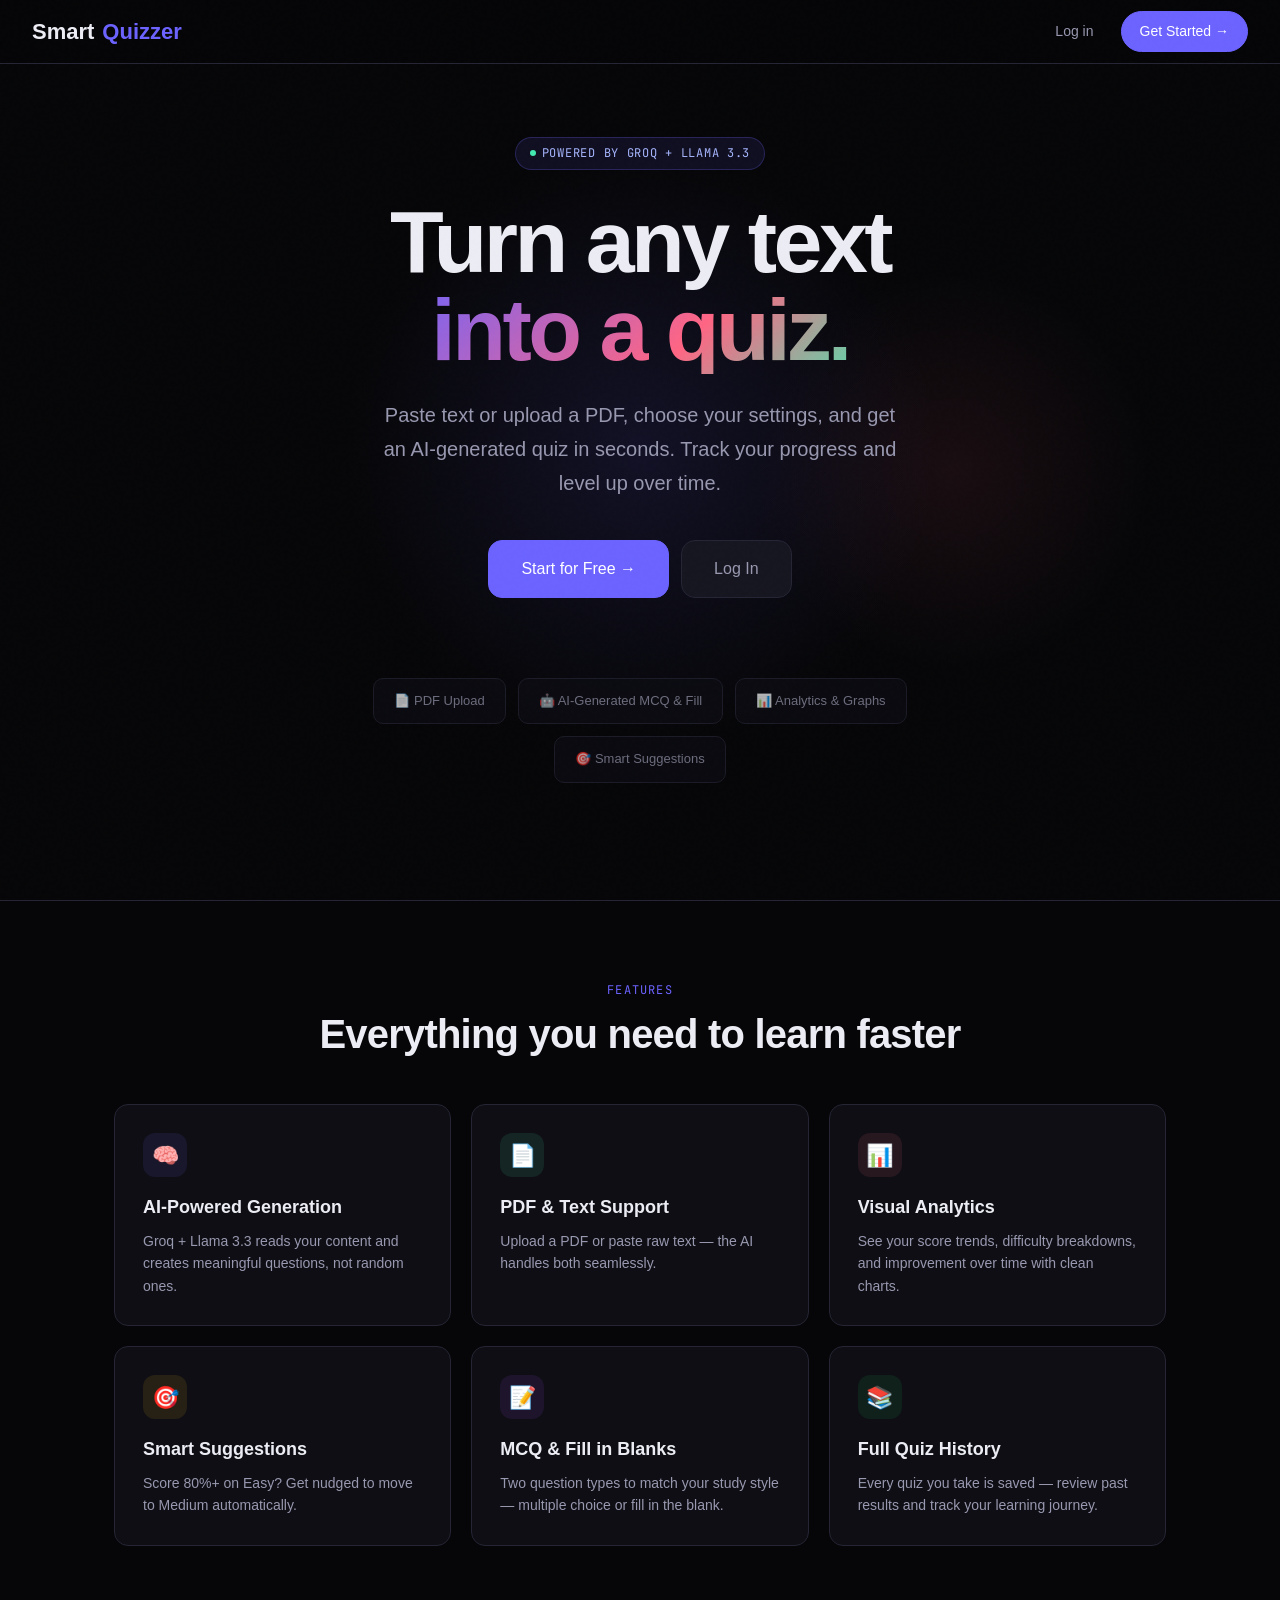
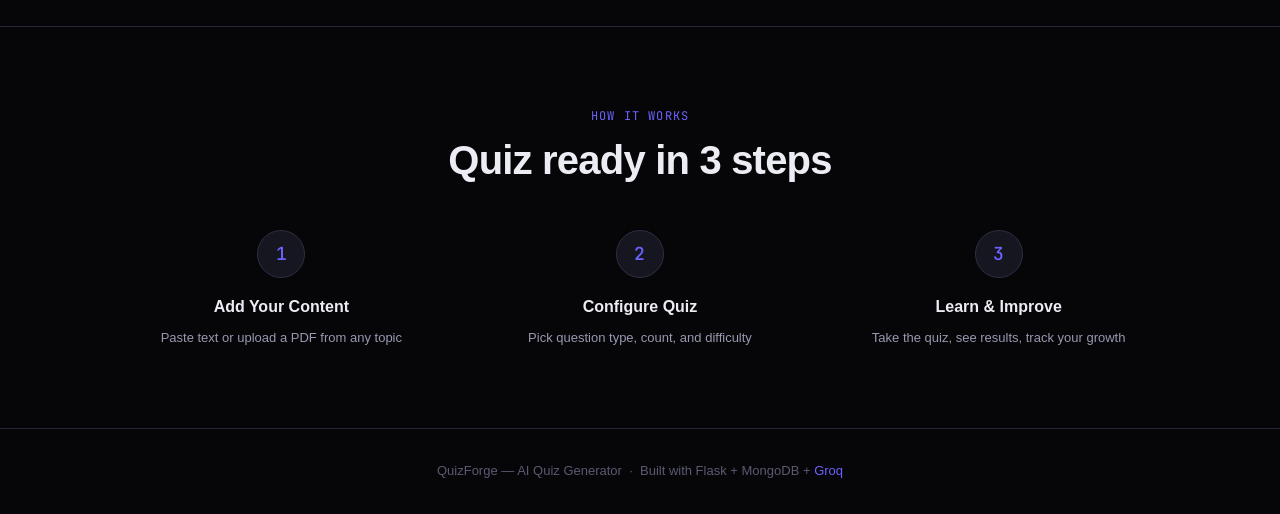
<file: frontend/pages/index.html>
<!DOCTYPE html>
<html lang="en">
<head>
<meta charset="UTF-8">
<meta name="viewport" content="width=device-width, initial-scale=1.0">
<title>SmartQuizzer — AI-Powered Quiz Generator</title>
<link rel="stylesheet" href="../css/style.css">
<style>
  .hero {
    min-height: 100vh;
    display: flex;
    flex-direction: column;
    justify-content: center;
    align-items: center;
    text-align: center;
    padding: 80px 24px 60px;
    position: relative;
    overflow: hidden;
  }

  .hero-glow {
    position: absolute;
    width: 600px; height: 600px;
    border-radius: 50%;
    background: radial-gradient(circle, rgba(108,99,255,0.12) 0%, transparent 70%);
    top: 50%; left: 50%;
    transform: translate(-50%, -50%);
    pointer-events: none;
  }

  .hero-glow2 {
    position: absolute;
    width: 400px; height: 400px;
    border-radius: 50%;
    background: radial-gradient(circle, rgba(255,101,132,0.08) 0%, transparent 70%);
    top: 30%; right: 10%;
    pointer-events: none;
  }

  .hero-badge {
    display: inline-flex;
    align-items: center;
    gap: 6px;
    background: rgba(108,99,255,0.1);
    border: 1px solid rgba(108,99,255,0.25);
    color: #a5b4fc;
    padding: 6px 14px;
    border-radius: 100px;
    font-size: 12px;
    font-family: 'JetBrains Mono', monospace;
    letter-spacing: 0.06em;
    margin-bottom: 28px;
    animation: fadeUp 0.5s ease both;
  }

  .hero-badge .pulse {
    width: 6px; height: 6px;
    border-radius: 50%;
    background: var(--accent3);
    animation: pulse 2s ease-in-out infinite;
  }

  .hero-title {
    font-size: clamp(48px, 8vw, 88px);
    font-weight: 700;
    line-height: 1.0;
    letter-spacing: -0.04em;
    margin-bottom: 24px;
    animation: fadeUp 0.5s 0.1s ease both;
  }

  .hero-title .line1 { display: block; color: var(--text); }
  .hero-title .line2 {
    display: block;
    background: linear-gradient(135deg, var(--accent) 0%, var(--accent2) 60%, var(--accent3) 100%);
    -webkit-background-clip: text;
    -webkit-text-fill-color: transparent;
    background-clip: text;
  }

  .hero-desc {
    font-size: clamp(16px, 2vw, 20px);
    color: var(--text2);
    max-width: 520px;
    margin: 0 auto 40px;
    line-height: 1.7;
    font-weight: 300;
    animation: fadeUp 0.5s 0.2s ease both;
  }

  .hero-cta {
    display: flex;
    gap: 12px;
    justify-content: center;
    flex-wrap: wrap;
    margin-bottom: 80px;
    animation: fadeUp 0.5s 0.3s ease both;
  }

  /* Features */
  .features {
    padding: 80px 0;
    border-top: 1px solid var(--border);
  }

  .features-grid {
    display: grid;
    grid-template-columns: repeat(auto-fit, minmax(260px, 1fr));
    gap: 20px;
    margin-top: 48px;
  }

  .feature-card {
    background: var(--surface);
    border: 1px solid var(--border);
    border-radius: var(--radius);
    padding: 28px;
    transition: border-color 0.2s, transform 0.2s;
  }

  .feature-card:hover {
    border-color: var(--border2);
    transform: translateY(-3px);
  }

  .feature-icon {
    width: 44px; height: 44px;
    border-radius: 12px;
    display: flex;
    align-items: center;
    justify-content: center;
    font-size: 22px;
    margin-bottom: 16px;
  }

  .feature-title {
    font-family: 'Clash Display', sans-serif;
    font-size: 18px;
    font-weight: 600;
    margin-bottom: 8px;
  }

  .feature-desc { color: var(--text2); font-size: 14px; line-height: 1.6; }

  /* How it works */
  .steps { padding: 80px 0; border-top: 1px solid var(--border); }
  .steps-list {
    display: grid;
    grid-template-columns: repeat(auto-fit, minmax(200px, 1fr));
    gap: 24px;
    margin-top: 48px;
    counter-reset: steps;
  }

  .step { text-align: center; counter-increment: steps; }
  .step-num {
    width: 48px; height: 48px;
    border-radius: 50%;
    background: var(--surface2);
    border: 1px solid var(--border2);
    display: flex;
    align-items: center;
    justify-content: center;
    font-family: 'JetBrains Mono', monospace;
    font-size: 18px;
    font-weight: 500;
    color: var(--accent);
    margin: 0 auto 16px;
  }

  .step-title { font-family: 'Clash Display', sans-serif; font-size: 16px; font-weight: 600; margin-bottom: 8px; }
  .step-desc { color: var(--text2); font-size: 13px; }

  /* Footer */
  footer {
    border-top: 1px solid var(--border);
    padding: 32px;
    text-align: center;
    color: var(--text3);
    font-size: 13px;
  }

  footer a { color: var(--accent); text-decoration: none; }

  .section-label {
    font-family: 'JetBrains Mono', monospace;
    font-size: 12px;
    color: var(--accent);
    text-transform: uppercase;
    letter-spacing: 0.1em;
    margin-bottom: 12px;
  }

  .section-title {
    font-size: clamp(28px, 4vw, 40px);
    font-weight: 700;
    margin-bottom: 12px;
  }

  .section-desc { color: var(--text2); font-size: 16px; max-width: 480px; }

  @keyframes pulse {
    0%, 100% { opacity: 1; }
    50% { opacity: 0.4; }
  }
</style>
</head>
<body>

<nav class="navbar">
  <a class="nav-logo" href="/"><span>Smart</span><span class="dot">Quizzer</span></a>
  <div class="nav-links" id="nav-links">
    <a href="/login.html" class="nav-btn nav-btn-ghost">Log in</a>
    <a href="/signup.html" class="nav-btn nav-btn-primary">Get Started →</a>
  </div>
</nav>

<section class="hero">
  <div class="hero-glow"></div>
  <div class="hero-glow2"></div>

  <div class="hero-badge">
    <span class="pulse"></span>
    POWERED BY GROQ + LLAMA 3.3
  </div>

  <h1 class="hero-title">
    <span class="line1">Turn any text</span>
    <span class="line2">into a quiz.</span>
  </h1>

  <p class="hero-desc">
    Paste text or upload a PDF, choose your settings, and get an AI-generated quiz in seconds. Track your progress and level up over time.
  </p>

  <div class="hero-cta">
    <a href="/signup.html" class="btn btn-primary btn-lg">Start for Free →</a>
    <a href="/login.html" class="btn btn-ghost btn-lg">Log In</a>
  </div>

  <!-- Mini demo cards -->
  <div style="display:flex;gap:12px;flex-wrap:wrap;justify-content:center;max-width:700px;opacity:0.7">
    <div style="background:var(--surface);border:1px solid var(--border);border-radius:10px;padding:12px 20px;font-size:13px;color:var(--text2)">📄 PDF Upload</div>
    <div style="background:var(--surface);border:1px solid var(--border);border-radius:10px;padding:12px 20px;font-size:13px;color:var(--text2)">🤖 AI-Generated MCQ & Fill</div>
    <div style="background:var(--surface);border:1px solid var(--border);border-radius:10px;padding:12px 20px;font-size:13px;color:var(--text2)">📊 Analytics & Graphs</div>
    <div style="background:var(--surface);border:1px solid var(--border);border-radius:10px;padding:12px 20px;font-size:13px;color:var(--text2)">🎯 Smart Suggestions</div>
  </div>
</section>

<!-- Features -->
<section class="features">
  <div class="container" style="text-align:center">
    <div class="section-label">Features</div>
    <h2 class="section-title">Everything you need to learn faster</h2>
    <div class="features-grid" style="text-align:left;margin-top:48px">
      <div class="feature-card">
        <div class="feature-icon" style="background:rgba(108,99,255,0.1)">🧠</div>
        <div class="feature-title">AI-Powered Generation</div>
        <div class="feature-desc">Groq + Llama 3.3 reads your content and creates meaningful questions, not random ones.</div>
      </div>
      <div class="feature-card">
        <div class="feature-icon" style="background:rgba(67,232,176,0.1)">📄</div>
        <div class="feature-title">PDF & Text Support</div>
        <div class="feature-desc">Upload a PDF or paste raw text — the AI handles both seamlessly.</div>
      </div>
      <div class="feature-card">
        <div class="feature-icon" style="background:rgba(255,101,132,0.1)">📊</div>
        <div class="feature-title">Visual Analytics</div>
        <div class="feature-desc">See your score trends, difficulty breakdowns, and improvement over time with clean charts.</div>
      </div>
      <div class="feature-card">
        <div class="feature-icon" style="background:rgba(251,191,36,0.1)">🎯</div>
        <div class="feature-title">Smart Suggestions</div>
        <div class="feature-desc">Score 80%+ on Easy? Get nudged to move to Medium automatically.</div>
      </div>
      <div class="feature-card">
        <div class="feature-icon" style="background:rgba(168,85,247,0.1)">📝</div>
        <div class="feature-title">MCQ & Fill in Blanks</div>
        <div class="feature-desc">Two question types to match your study style — multiple choice or fill in the blank.</div>
      </div>
      <div class="feature-card">
        <div class="feature-icon" style="background:rgba(34,197,94,0.1)">📚</div>
        <div class="feature-title">Full Quiz History</div>
        <div class="feature-desc">Every quiz you take is saved — review past results and track your learning journey.</div>
      </div>
    </div>
  </div>
</section>

<!-- Steps -->
<section class="steps">
  <div class="container" style="text-align:center">
    <div class="section-label">How It Works</div>
    <h2 class="section-title">Quiz ready in 3 steps</h2>
    <div class="steps-list">
      <div class="step">
        <div class="step-num">1</div>
        <div class="step-title">Add Your Content</div>
        <div class="step-desc">Paste text or upload a PDF from any topic</div>
      </div>
      <div class="step">
        <div class="step-num">2</div>
        <div class="step-title">Configure Quiz</div>
        <div class="step-desc">Pick question type, count, and difficulty</div>
      </div>
      <div class="step">
        <div class="step-num">3</div>
        <div class="step-title">Learn & Improve</div>
        <div class="step-desc">Take the quiz, see results, track your growth</div>
      </div>
    </div>
  </div>
</section>

<footer>
  <p>QuizForge — AI Quiz Generator &nbsp;·&nbsp; Built with Flask + MongoDB + <a href="https://console.groq.com" target="_blank">Groq</a></p>
</footer>

<script src="../js/api.js"></script>
<script>
  // Update nav if logged in
  if (isLoggedIn()) {
    document.getElementById("nav-links").innerHTML = `
      <a href="/dashboard.html" class="nav-btn nav-btn-ghost">Dashboard</a>
      <a href="/create_quiz.html" class="nav-btn nav-btn-primary">New Quiz →</a>
    `;
  }
</script>
</body>
</html>
</file>
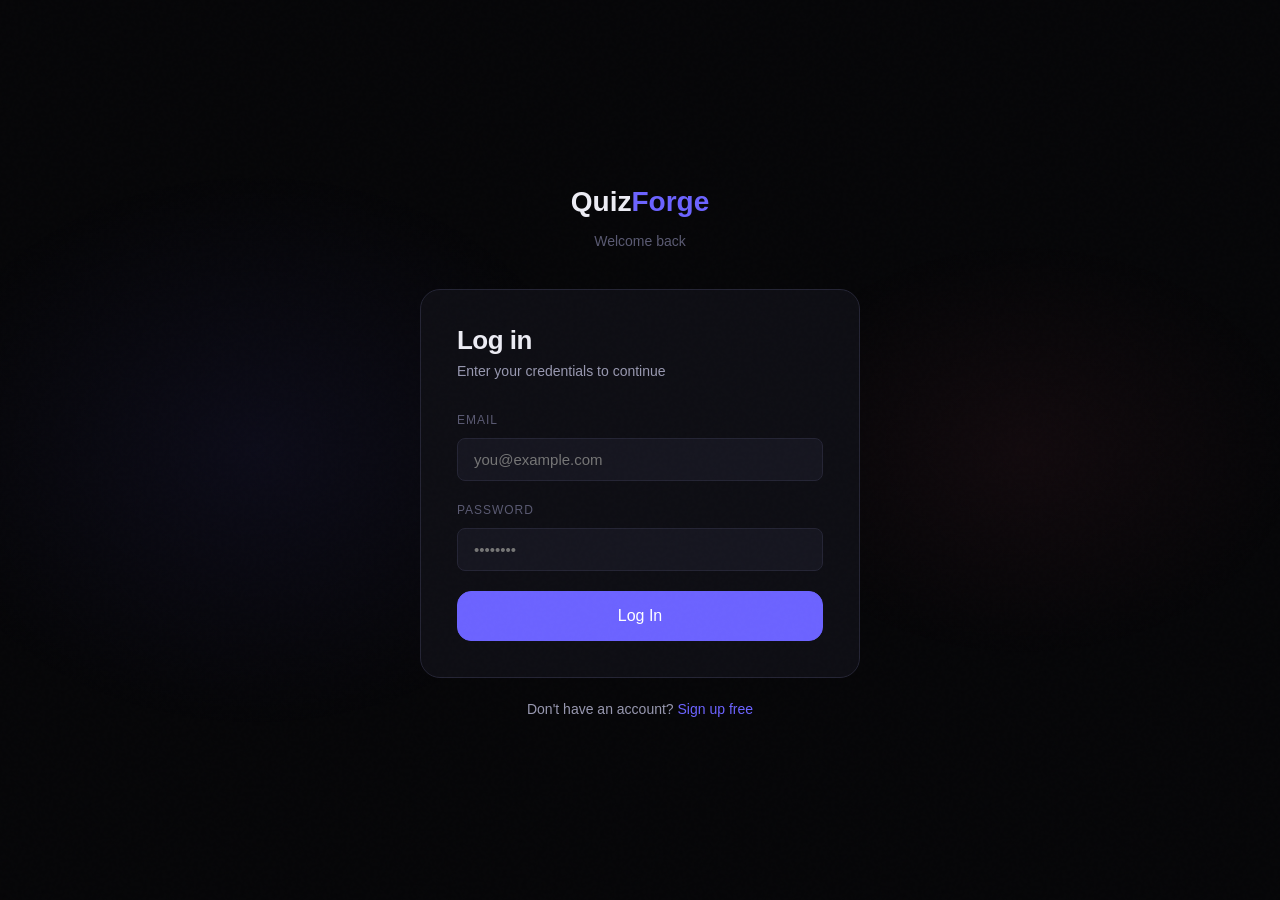
<file: frontend/pages/login.html>
<!DOCTYPE html>
<html lang="en">
<head>
<meta charset="UTF-8">
<meta name="viewport" content="width=device-width, initial-scale=1.0">
<title>Login — QuizForge</title>
<link rel="stylesheet" href="../css/style.css">
<style>
  body { display: flex; align-items: center; justify-content: center; min-height: 100vh; padding: 24px; }

  .auth-wrap {
    width: 100%;
    max-width: 440px;
    animation: fadeUp 0.5s ease both;
  }

  .auth-logo {
    text-align: center;
    margin-bottom: 36px;
  }

  .auth-logo a {
    font-family: 'Clash Display', sans-serif;
    font-size: 28px;
    font-weight: 700;
    color: var(--text);
    text-decoration: none;
  }

  .auth-logo .dot { color: var(--accent); }
  .auth-logo p { color: var(--text3); font-size: 14px; margin-top: 6px; }

  .auth-card {
    background: var(--surface);
    border: 1px solid var(--border);
    border-radius: 20px;
    padding: 36px;
  }

  .auth-title {
    font-family: 'Clash Display', sans-serif;
    font-size: 26px;
    font-weight: 700;
    margin-bottom: 6px;
  }

  .auth-subtitle { color: var(--text2); font-size: 14px; margin-bottom: 28px; }

  .auth-footer {
    text-align: center;
    margin-top: 20px;
    font-size: 14px;
    color: var(--text2);
  }

  .auth-footer a { color: var(--accent); text-decoration: none; }
  .auth-footer a:hover { text-decoration: underline; }

  /* Decorative bg */
  body::before {
    content: '';
    position: fixed;
    inset: 0;
    background:
      radial-gradient(ellipse 500px 400px at 20% 50%, rgba(108,99,255,0.07) 0%, transparent 70%),
      radial-gradient(ellipse 400px 300px at 80% 50%, rgba(255,101,132,0.05) 0%, transparent 70%);
    pointer-events: none;
  }
</style>
</head>
<body>
<div class="auth-wrap">
  <div class="auth-logo">
    <a href="/"><span>Quiz</span><span class="dot">Forge</span></a>
    <p>Welcome back</p>
  </div>

  <div class="auth-card">
    <h1 class="auth-title">Log in</h1>
    <p class="auth-subtitle">Enter your credentials to continue</p>

    <div id="alert" class="alert alert-error"></div>

    <div class="field">
      <label class="label">Email</label>
      <input type="email" id="email" placeholder="you@example.com" autocomplete="email">
    </div>

    <div class="field">
      <label class="label">Password</label>
      <input type="password" id="password" placeholder="••••••••" autocomplete="current-password">
    </div>

    <button class="btn btn-primary btn-full btn-lg" id="login-btn" onclick="doLogin()">
      Log In
    </button>
  </div>

  <div class="auth-footer">
    Don't have an account? <a href="/signup.html">Sign up free</a>
  </div>
</div>

<script src="../js/api.js"></script>
<script>
  redirectIfAuth();

  document.addEventListener("keydown", e => { if (e.key === "Enter") doLogin(); });

  async function doLogin() {
    const email = document.getElementById("email").value.trim();
    const password = document.getElementById("password").value;

    if (!email || !password) return showAlert("alert", "Please fill in all fields.");

    setLoading("login-btn", true, "Logging in...");
    const res = await apiFetch("/auth/login", {
      method: "POST",
      body: JSON.stringify({ email, password })
    });
    setLoading("login-btn", false, "Log In");

    if (!res || !res.ok) {
      showAlert("alert", res?.data?.error || "Login failed");
    } else {
      setAuth(res.data.token, res.data.name, res.data.email);
      window.location.href = "/dashboard.html";
    }
  }
</script>
</body>
</html>
</file>
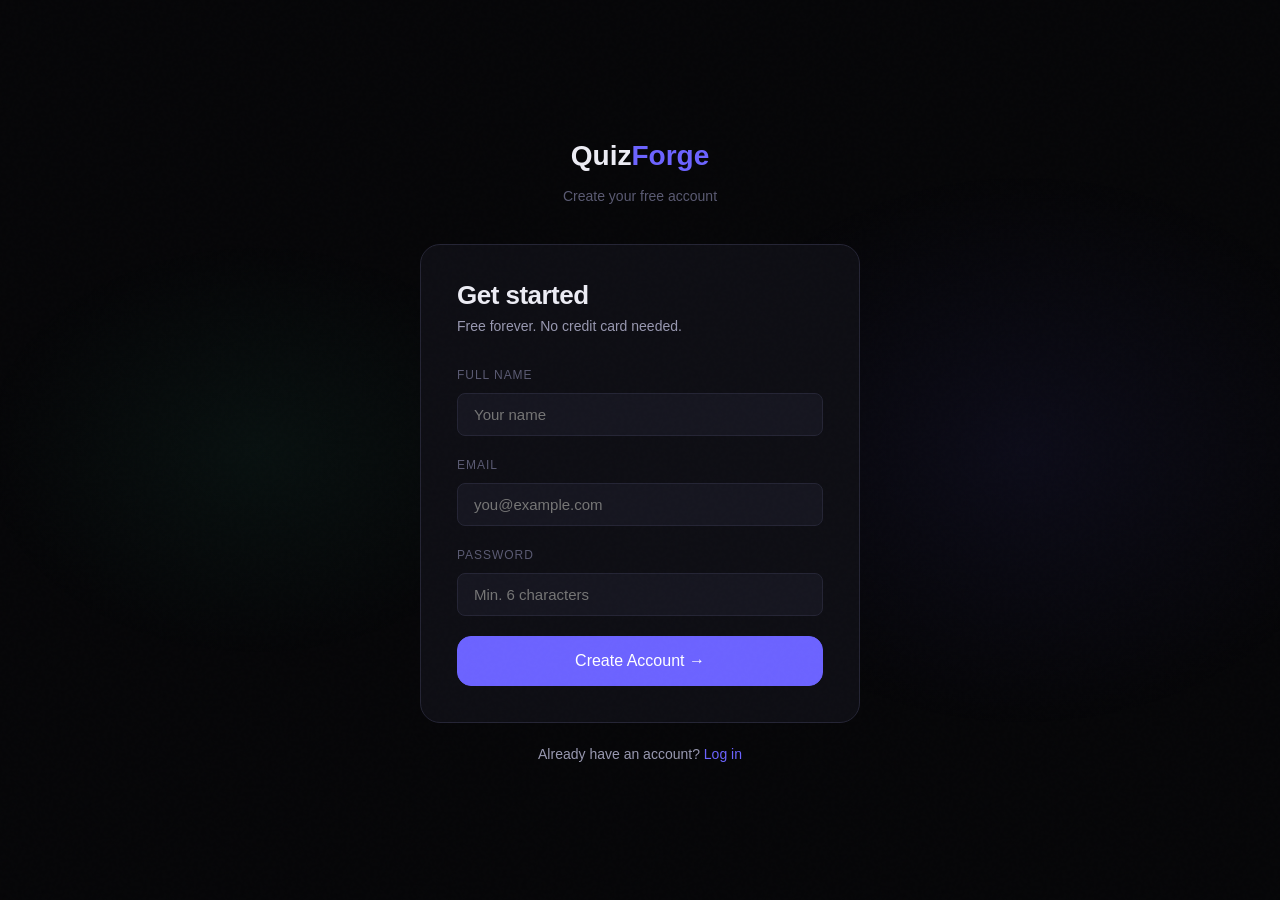
<file: frontend/pages/signup.html>
<!DOCTYPE html>
<html lang="en">
<head>
<meta charset="UTF-8">
<meta name="viewport" content="width=device-width, initial-scale=1.0">
<title>Sign Up — QuizForge</title>
<link rel="stylesheet" href="../css/style.css">
<style>
  body { display: flex; align-items: center; justify-content: center; min-height: 100vh; padding: 24px; }
  .auth-wrap { width: 100%; max-width: 440px; animation: fadeUp 0.5s ease both; }
  .auth-logo { text-align: center; margin-bottom: 36px; }
  .auth-logo a { font-family: 'Clash Display', sans-serif; font-size: 28px; font-weight: 700; color: var(--text); text-decoration: none; }
  .auth-logo .dot { color: var(--accent); }
  .auth-logo p { color: var(--text3); font-size: 14px; margin-top: 6px; }
  .auth-card { background: var(--surface); border: 1px solid var(--border); border-radius: 20px; padding: 36px; }
  .auth-title { font-family: 'Clash Display', sans-serif; font-size: 26px; font-weight: 700; margin-bottom: 6px; }
  .auth-subtitle { color: var(--text2); font-size: 14px; margin-bottom: 28px; }
  .auth-footer { text-align: center; margin-top: 20px; font-size: 14px; color: var(--text2); }
  .auth-footer a { color: var(--accent); text-decoration: none; }
  body::before { content: ''; position: fixed; inset: 0; background: radial-gradient(ellipse 500px 400px at 80% 50%, rgba(108,99,255,0.07) 0%, transparent 70%), radial-gradient(ellipse 400px 300px at 20% 50%, rgba(67,232,176,0.05) 0%, transparent 70%); pointer-events: none; }
</style>
</head>
<body>
<div class="auth-wrap">
  <div class="auth-logo">
    <a href="/"><span>Quiz</span><span class="dot">Forge</span></a>
    <p>Create your free account</p>
  </div>

  <div class="auth-card">
    <h1 class="auth-title">Get started</h1>
    <p class="auth-subtitle">Free forever. No credit card needed.</p>

    <div id="alert" class="alert alert-error"></div>

    <div class="field">
      <label class="label">Full Name</label>
      <input type="text" id="name" placeholder="Your name" autocomplete="name">
    </div>

    <div class="field">
      <label class="label">Email</label>
      <input type="email" id="email" placeholder="you@example.com" autocomplete="email">
    </div>

    <div class="field">
      <label class="label">Password</label>
      <input type="password" id="password" placeholder="Min. 6 characters" autocomplete="new-password">
    </div>

    <button class="btn btn-primary btn-full btn-lg" id="signup-btn" onclick="doSignup()">
      Create Account →
    </button>
  </div>

  <div class="auth-footer">
    Already have an account? <a href="/login.html">Log in</a>
  </div>
</div>

<script src="../js/api.js"></script>
<script>
  redirectIfAuth();

  document.addEventListener("keydown", e => { if (e.key === "Enter") doSignup(); });

  async function doSignup() {
    const name = document.getElementById("name").value.trim();
    const email = document.getElementById("email").value.trim();
    const password = document.getElementById("password").value;

    if (!name || !email || !password) return showAlert("alert", "Please fill in all fields.");
    if (password.length < 6) return showAlert("alert", "Password must be at least 6 characters.");

    setLoading("signup-btn", true, "Creating account...");
    const res = await apiFetch("/auth/signup", {
      method: "POST",
      body: JSON.stringify({ name, email, password })
    });
    setLoading("signup-btn", false, "Create Account →");

    if (!res || !res.ok) {
      showAlert("alert", res?.data?.error || "Signup failed");
    } else {
      setAuth(res.data.token, res.data.name, res.data.email);
      window.location.href = "/dashboard.html";
    }
  }
</script>
</body>
</html>
</file>
<file: frontend/css/style.css>
@import url('https://fonts.googleapis.com/css2?family=Clash+Display:wght@400;500;600;700&family=Satoshi:wght@300;400;500;700&family=JetBrains+Mono:wght@400;500&display=swap');

:root {
  --bg: #060608;
  --surface: #0e0e14;
  --surface2: #161620;
  --surface3: #1e1e2a;
  --border: #252535;
  --border2: #2e2e42;
  --accent: #6c63ff;
  --accent-hover: #7d75ff;
  --accent2: #ff6584;
  --accent3: #43e8b0;
  --accent4: #fbbf24;
  --text: #ececf4;
  --text2: #9898b0;
  --text3: #5a5a72;
  --correct: #22c55e;
  --wrong: #ef4444;
  --radius: 14px;
  --radius-sm: 8px;
  --shadow: 0 4px 24px rgba(0,0,0,0.4);
}

*, *::before, *::after { box-sizing: border-box; margin: 0; padding: 0; }

html { scroll-behavior: smooth; }

body {
  font-family: 'Satoshi', sans-serif;
  background: var(--bg);
  color: var(--text);
  min-height: 100vh;
  line-height: 1.6;
  -webkit-font-smoothing: antialiased;
}

/* Noise texture overlay */
body::after {
  content: '';
  position: fixed;
  inset: 0;
  background-image: url("data:image/svg+xml,%3Csvg viewBox='0 0 256 256' xmlns='http://www.w3.org/2000/svg'%3E%3Cfilter id='noise'%3E%3CfeTurbulence type='fractalNoise' baseFrequency='0.9' numOctaves='4' stitchTiles='stitch'/%3E%3C/filter%3E%3Crect width='100%25' height='100%25' filter='url(%23noise)' opacity='0.03'/%3E%3C/svg%3E");
  pointer-events: none;
  z-index: 9999;
  opacity: 0.4;
}

/* Typography */
h1, h2, h3, h4 {
  font-family: 'Clash Display', sans-serif;
  letter-spacing: -0.02em;
  line-height: 1.1;
}

.mono { font-family: 'JetBrains Mono', monospace; }

/* Layout */
.container { max-width: 1100px; margin: 0 auto; padding: 0 24px; }
.container-sm { max-width: 520px; margin: 0 auto; padding: 0 24px; }
.container-md { max-width: 720px; margin: 0 auto; padding: 0 24px; }

/* Navbar */
.navbar {
  position: fixed;
  top: 0; left: 0; right: 0;
  z-index: 100;
  padding: 0 32px;
  height: 64px;
  display: flex;
  align-items: center;
  justify-content: space-between;
  background: rgba(6,6,8,0.8);
  backdrop-filter: blur(20px);
  border-bottom: 1px solid var(--border);
}

.nav-logo {
  font-family: 'Clash Display', sans-serif;
  font-size: 22px;
  font-weight: 700;
  color: var(--text);
  text-decoration: none;
  display: flex;
  align-items: center;
  gap: 8px;
}

.nav-logo .dot { color: var(--accent); }

.nav-links { display: flex; align-items: center; gap: 8px; }

.nav-btn {
  padding: 8px 18px;
  border-radius: 100px;
  font-size: 14px;
  font-weight: 500;
  cursor: pointer;
  text-decoration: none;
  transition: all 0.2s;
  border: 1px solid transparent;
}

.nav-btn-ghost {
  color: var(--text2);
  background: transparent;
  border-color: transparent;
}

.nav-btn-ghost:hover { color: var(--text); background: var(--surface2); }

.nav-btn-primary {
  background: var(--accent);
  color: white;
  border-color: var(--accent);
}

.nav-btn-primary:hover { background: var(--accent-hover); transform: translateY(-1px); }

/* Cards */
.card {
  background: var(--surface);
  border: 1px solid var(--border);
  border-radius: var(--radius);
  padding: 28px;
}

.card-sm { padding: 20px; }

/* Form elements */
.field { margin-bottom: 20px; }

.label {
  display: block;
  font-size: 12px;
  font-weight: 500;
  color: var(--text3);
  text-transform: uppercase;
  letter-spacing: 0.08em;
  margin-bottom: 8px;
}

input[type="text"],
input[type="email"],
input[type="password"],
textarea,
select {
  width: 100%;
  background: var(--surface2);
  border: 1px solid var(--border);
  border-radius: var(--radius-sm);
  color: var(--text);
  font-family: 'Satoshi', sans-serif;
  font-size: 15px;
  padding: 12px 16px;
  outline: none;
  transition: border-color 0.2s, box-shadow 0.2s;
}

input:focus, textarea:focus, select:focus {
  border-color: var(--accent);
  box-shadow: 0 0 0 3px rgba(108,99,255,0.15);
}

textarea { resize: vertical; min-height: 160px; line-height: 1.6; }
select { cursor: pointer; }

/* Buttons */
.btn {
  display: inline-flex;
  align-items: center;
  justify-content: center;
  gap: 8px;
  padding: 12px 24px;
  border-radius: var(--radius-sm);
  font-family: 'Satoshi', sans-serif;
  font-size: 15px;
  font-weight: 500;
  cursor: pointer;
  border: 1px solid transparent;
  text-decoration: none;
  transition: all 0.2s;
  white-space: nowrap;
}

.btn-primary {
  background: var(--accent);
  color: white;
  border-color: var(--accent);
}

.btn-primary:hover:not(:disabled) {
  background: var(--accent-hover);
  transform: translateY(-2px);
  box-shadow: 0 8px 24px rgba(108,99,255,0.35);
}

.btn-outline {
  background: transparent;
  color: var(--accent);
  border-color: var(--accent);
}

.btn-outline:hover:not(:disabled) {
  background: rgba(108,99,255,0.08);
}

.btn-ghost {
  background: var(--surface2);
  color: var(--text2);
  border-color: var(--border);
}

.btn-ghost:hover:not(:disabled) {
  color: var(--text);
  border-color: var(--border2);
}

.btn-danger {
  background: rgba(239,68,68,0.1);
  color: #fca5a5;
  border-color: rgba(239,68,68,0.3);
}

.btn:disabled { opacity: 0.4; cursor: not-allowed; transform: none !important; box-shadow: none !important; }

.btn-full { width: 100%; }

.btn-lg { padding: 15px 32px; font-size: 16px; border-radius: var(--radius); }

/* Badges */
.badge {
  display: inline-flex;
  align-items: center;
  gap: 5px;
  padding: 4px 10px;
  border-radius: 100px;
  font-size: 12px;
  font-weight: 500;
  font-family: 'JetBrains Mono', monospace;
}

.badge-easy { background: rgba(67,232,176,0.1); color: var(--accent3); border: 1px solid rgba(67,232,176,0.2); }
.badge-medium { background: rgba(108,99,255,0.1); color: var(--accent); border: 1px solid rgba(108,99,255,0.2); }
.badge-hard { background: rgba(255,101,132,0.1); color: var(--accent2); border: 1px solid rgba(255,101,132,0.2); }
.badge-mcq { background: rgba(251,191,36,0.1); color: var(--accent4); border: 1px solid rgba(251,191,36,0.2); }
.badge-fill { background: rgba(168,85,247,0.1); color: #c084fc; border: 1px solid rgba(168,85,247,0.2); }

/* Alert / Error */
.alert {
  padding: 12px 16px;
  border-radius: var(--radius-sm);
  font-size: 14px;
  margin-bottom: 16px;
  display: none;
}

.alert-error {
  background: rgba(239,68,68,0.1);
  border: 1px solid rgba(239,68,68,0.25);
  color: #fca5a5;
}

.alert-success {
  background: rgba(34,197,94,0.1);
  border: 1px solid rgba(34,197,94,0.25);
  color: #86efac;
}

.alert-info {
  background: rgba(108,99,255,0.1);
  border: 1px solid rgba(108,99,255,0.25);
  color: #a5b4fc;
}

/* Loading spinner */
.spinner {
  display: inline-block;
  width: 16px; height: 16px;
  border: 2px solid rgba(255,255,255,0.25);
  border-top-color: white;
  border-radius: 50%;
  animation: spin 0.7s linear infinite;
}

/* Divider */
.divider {
  display: flex;
  align-items: center;
  gap: 12px;
  color: var(--text3);
  font-size: 13px;
  margin: 20px 0;
}
.divider::before, .divider::after {
  content: '';
  flex: 1;
  height: 1px;
  background: var(--border);
}

/* Page title */
.page-header { margin-bottom: 32px; }
.page-title { font-size: clamp(28px, 4vw, 38px); font-weight: 700; margin-bottom: 8px; }
.page-subtitle { color: var(--text2); font-size: 15px; }

/* Stats grid */
.stats-grid {
  display: grid;
  grid-template-columns: repeat(auto-fit, minmax(160px, 1fr));
  gap: 16px;
  margin-bottom: 28px;
}

.stat-card {
  background: var(--surface);
  border: 1px solid var(--border);
  border-radius: var(--radius);
  padding: 20px;
  text-align: center;
}

.stat-number {
  font-family: 'Clash Display', sans-serif;
  font-size: 36px;
  font-weight: 700;
  line-height: 1;
  margin-bottom: 4px;
}

.stat-label {
  font-size: 12px;
  color: var(--text3);
  text-transform: uppercase;
  letter-spacing: 0.06em;
}

/* Animations */
@keyframes spin { to { transform: rotate(360deg); } }

@keyframes fadeUp {
  from { opacity: 0; transform: translateY(20px); }
  to { opacity: 1; transform: translateY(0); }
}

@keyframes fadeIn {
  from { opacity: 0; }
  to { opacity: 1; }
}

@keyframes slideIn {
  from { opacity: 0; transform: translateX(-16px); }
  to { opacity: 1; transform: translateX(0); }
}

.anim-fade-up { animation: fadeUp 0.5s ease both; }
.anim-fade-in { animation: fadeIn 0.4s ease both; }

/* Scrollbar */
::-webkit-scrollbar { width: 5px; }
::-webkit-scrollbar-track { background: transparent; }
::-webkit-scrollbar-thumb { background: var(--border2); border-radius: 3px; }

/* Responsive */
@media (max-width: 640px) {
  .navbar { padding: 0 16px; }
  .container { padding: 0 16px; }
  .card { padding: 20px; }
}
</file>
